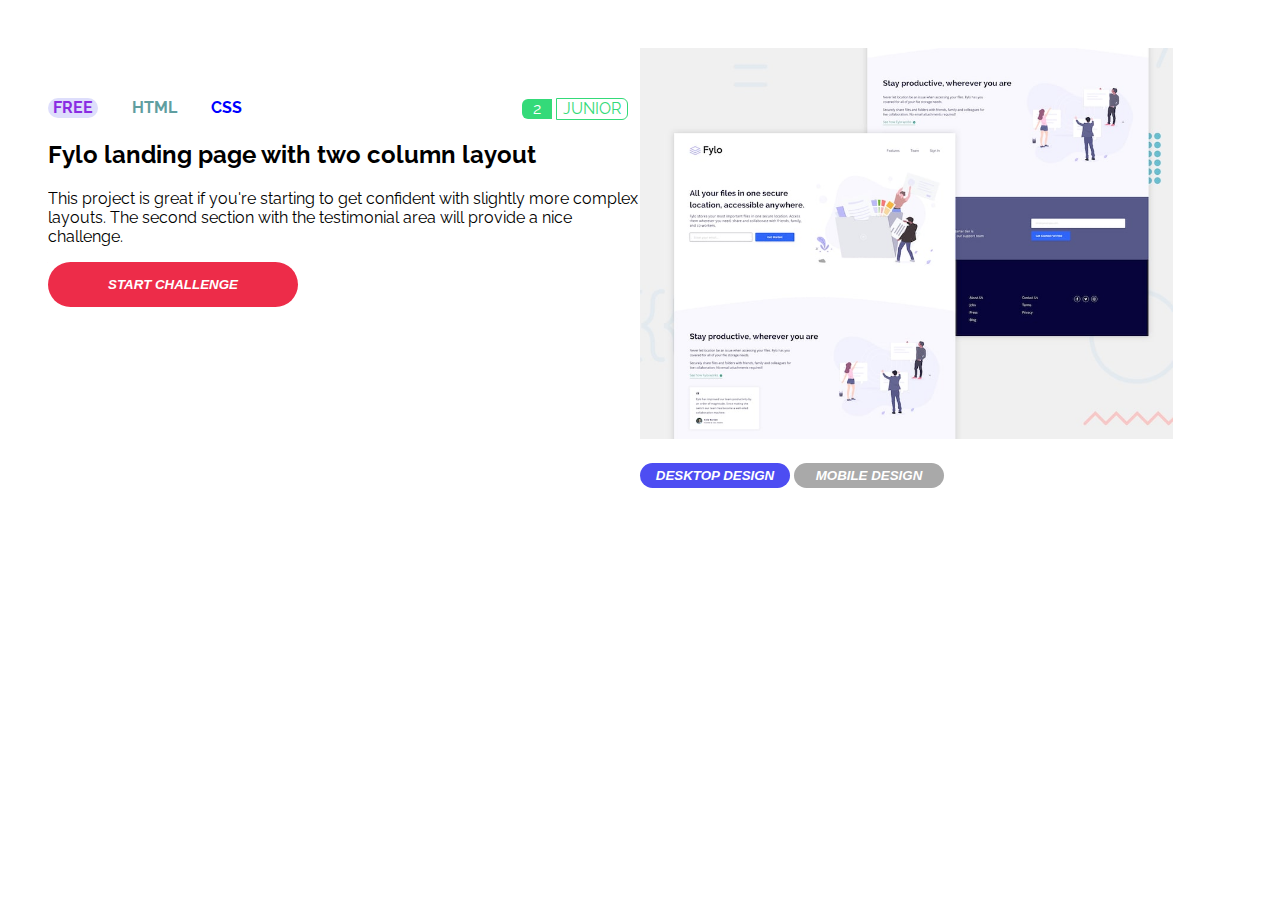
<file: index.html>
<!DOCTYPE html>
<html lang="en">
<head>
    <meta charset="UTF-8">
    <meta name="viewport" content="width=device-width, initial-scale=1.0">
    <link rel="stylesheet" href="main.css" />
    <link rel="preconnect" href="https://fonts.googleapis.com">
    <link rel="preconnect" href="https://fonts.gstatic.com" crossorigin>
    <link href="https://fonts.googleapis.com/css2?family=Raleway:ital,wght@0,100..900;1,100..900&display=swap" rel="stylesheet">
    <title>Frontend Mentor | Fylo landing page with two column layout</title>
    <script>
        function showImage(imageId) {
            // Hide all images
            var images = document.getElementsByClassName('myImage');
            for (var i = 0; i < images.length; i++) {
                images[i].style.display = 'none';
            }
            // Show the selected image
            document.getElementById(imageId).style.display = 'block';
        }
    </script>
</head>
<body>
    <div class="container">
        <!--left column-->
        <div class="left">
            <div class="nav">
                <div class="n-left">
                    <span class="n-left-el" id="free">FREE</span>
                    <span class="n-left-el" id="html">HTML</span>
                    <span class="n-left-el" id="css">CSS</span>
                </div>
                <div class="n-right">
                    <span class="two">2</span>
                    <span class="txt">JUNIOR</span>
                </div>                
            </div>

            <div class="bottom">
                <h2>Fylo landing page with two column layout</h2>
                <p>This project is great if you're starting to get confident with slightly more complex layouts. The second section with the testimonial area will provide a nice challenge.</p>
                <button class="btn-challenge">START CHALLENGE</button>
            </div>
        </div>

        <!--right column-->
        <div class="right">
            <div class="myImage" id="myImageD">
                <img src="./desktop-preview.jpg">
            </div>
            <div class="myImage" id="myImageM">
                <img src="./mobile-preview.jpg">
            </div>
            <div class="btn-view">
                <button onclick="showImage('myImageD')" id="desk">DESKTOP DESIGN</button>
                <button onclick="showImage('myImageM')" id="mobile">MOBILE DESIGN</button>
            </div>
        </div>
    </div>
</body>
</html>
</file>
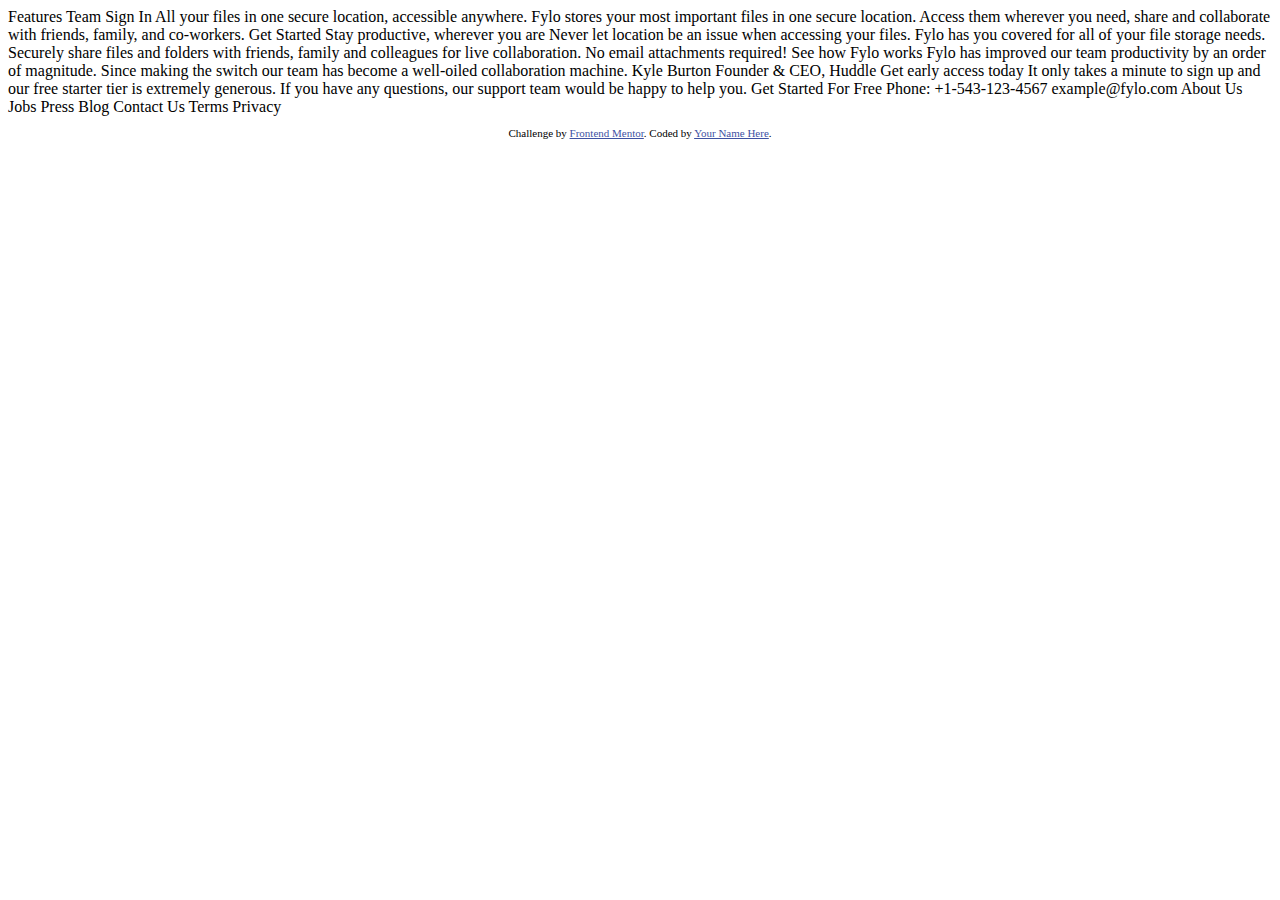
<file: fylo-landing-page-with-two-column-layout-master/design/index.html>
<!DOCTYPE html>
<html lang="en">
<head>
  <meta charset="UTF-8">
  <meta name="viewport" content="width=device-width, initial-scale=1.0"> <!-- displays site properly based on user's device -->

  <link rel="icon" type="image/png" sizes="32x32" href="./images/favicon-32x32.png">
  
  <title>Frontend Mentor | Fylo landing page with two column layout</title>

  <!-- Feel free to remove these styles or customise in your own stylesheet 👍 -->
  <style>
    .attribution { font-size: 11px; text-align: center; }
    .attribution a { color: hsl(228, 45%, 44%); }
  </style>
</head>
<body>

  Features
  Team
  Sign In

  All your files in one secure location, accessible anywhere.

  Fylo stores your most important files in one secure location. 
  Access them wherever you need, share and collaborate with friends, 
  family, and co-workers.

  Get Started

  Stay productive, wherever you are

  Never let location be an issue when accessing your files. Fylo has you 
  covered for all of your file storage needs.

  Securely share files and folders with friends, family and colleagues for 
  live collaboration. No email attachments required!

  See how Fylo works

  Fylo has improved our team productivity by an order of magnitude. Since 
  making the switch our team has become a well-oiled collaboration machine.

  Kyle Burton
  Founder & CEO, Huddle

  Get early access today

  It only takes a minute to sign up and our free starter tier is extremely generous. 
  If you have any questions, our support team would be happy to help you.

  Get Started For Free

  Phone: +1-543-123-4567
  example@fylo.com

  About Us
  Jobs
  Press
  Blog

  Contact Us
  Terms
  Privacy

  <footer>
    <p class="attribution">
      Challenge by <a href="https://www.frontendmentor.io?ref=challenge" target="_blank">Frontend Mentor</a>. 
      Coded by <a href="#">Your Name Here</a>.
    </p>
  </footer>
</body>
</html>
</file>
<file: main.css>
body {
    font-family: Raleway, sans-serif;
    font-weight: 400;
    src: url(https://fonts.google.com/specimen/Raleway)
}
.container{
    display: inline-block;
    padding: 40px;
}

.left {
    float: left;
    width: 50%;
    margin-top: 50px;
}

.right {
    float: right;
    width: 50%;
}

img {
    max-width: 90%;
    max-height: 90%;
}

.nav {
    display: flex;
}

.n-left {
    float: left;
    width: 80%;
}

.n-left-el {
    margin-right: 30px;
}

.n-right {
    float: right;
    width: 20%;
    /* border-color: aquamarine;
    border-width: 2px; */
}

#myImageM {
    display: none;
}

.btn-view {
    margin-top: 20px;
}

#free {
    display: inline-block;
    text-align: center;
    width: 50px;
    height: 20px;
    background-color: hsl(240, 84%, 93%);
    border-radius: 15px;
    font-weight: bold;
    color:blueviolet;
}

.btn-challenge {
    background-color: rgba(237, 44, 73, 1);
    /* padding: 20px; */
    width: 250px;
    height: 45px;
    border: none;
    border-radius: 25px;
    color: white;
    font-style: italic;
    font-weight: bolder;
}

.two {
    display: inline-block;
    text-align: center;
    width: 30px;
    height: 20px;
    background-color: hsl(145, 69%, 53%);
    border-radius: 6px 0 0 6px;
    color: white;
    margin-right: 0;
}

.txt {
    display: inline-block;
    text-align: center;
    width: 70px;
    height: 20px;
    border: 1px solid hsl(145, 69%, 53%);
    color: hsl(145, 69%, 53%);
    border-radius: 0 6px 6px 0;
    margin-left: 0;
}

.btn-challenge:hover {
    background-color: brown;
}

@media (max-width: 767px){
    .container {
        display: block;
    }

    .right {
        float: none;
        width: 100%;
    }

    .left {
        float: none;
        width: 100%;
    }
}

@media (max-width: 1440px) {

}

#html{
       color:cadetblue;
       font-weight: bold;
}

#css{
       color: blue;
       font-weight: bold;
}

#desk{
                 width: 150px;
                 height: 25px;
                 background-color: rgba(16, 16, 238, 0.747);
                 border-radius: 100px;
                 color: white;
                 border: none;
                 font-style: italic;
                 font-weight: bolder;
}

#mobile{
                 width: 150px;
                 height: 25px;
                 background-color:darkgray;
                 border-radius: 100px;
                 color: white;
                 border: none;
                 font-style: italic;
                 font-weight: bolder;
}

#mobile:hover{
                       background-color:indigo;
}

#desk:hover{
    background-color:blue;
}
</file>
